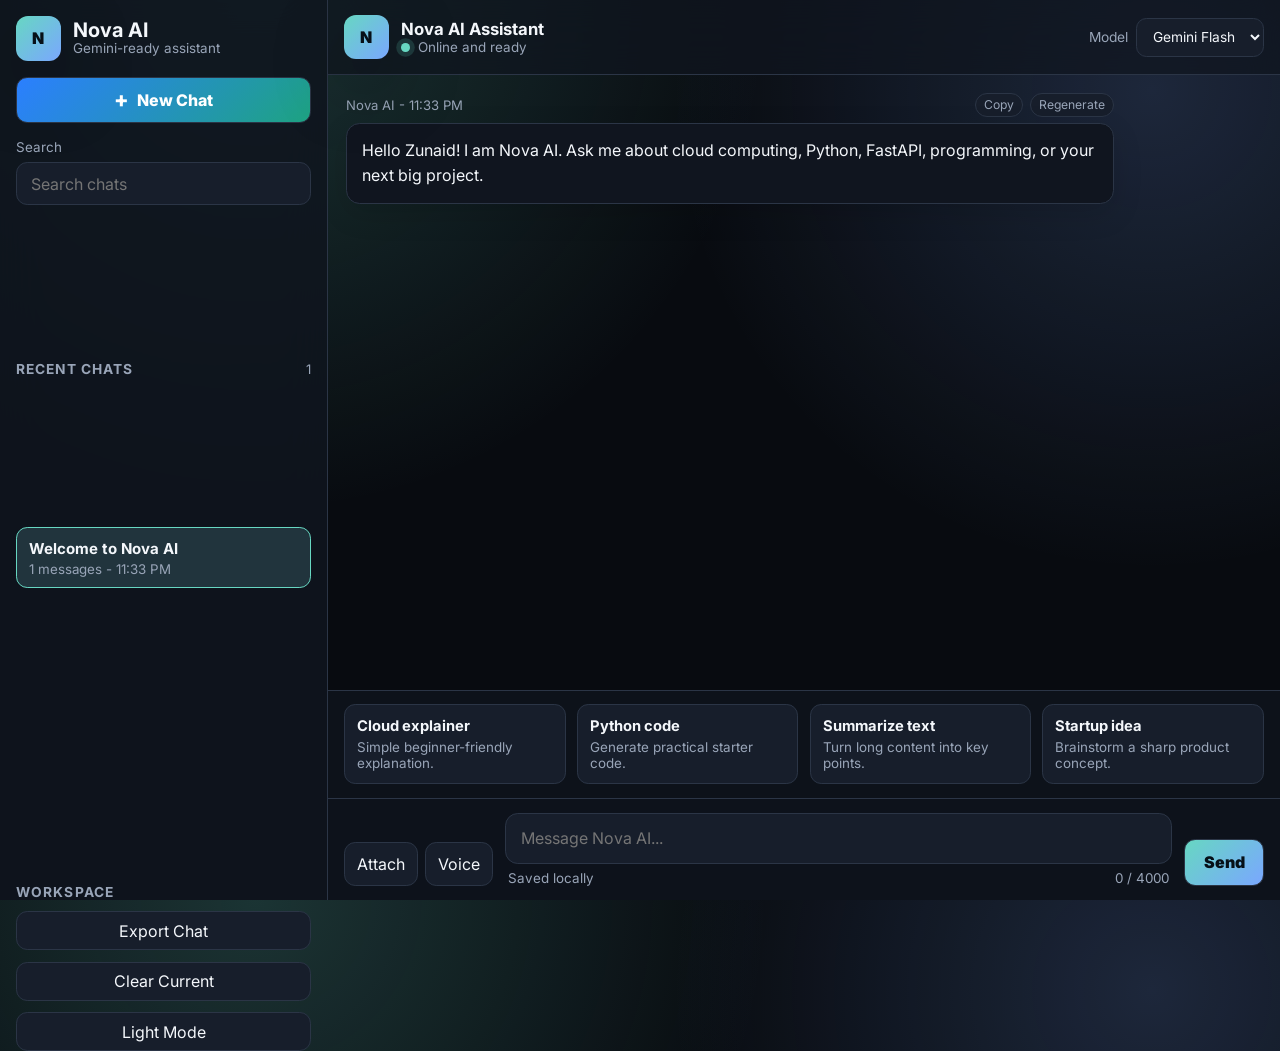
<file: index.html>
<!doctype html>
<html lang="en">
<head>
  <meta charset="UTF-8">
  <meta name="viewport" content="width=device-width, initial-scale=1.0">
  <title>Nova AI</title>
  <link rel="preconnect" href="https://fonts.googleapis.com">
  <link rel="preconnect" href="https://fonts.gstatic.com" crossorigin>
  <link href="https://fonts.googleapis.com/css2?family=Inter:wght@300;400;500;600;700;800&display=swap" rel="stylesheet">
  <link rel="stylesheet" href="style.css">
</head>
<body>
  <div class="app">
    <aside class="sidebar" id="sidebar">
      <div class="brand">
        <div class="brand-mark">N</div>
        <div>
          <h1>Nova AI</h1>
          <p>Gemini-ready assistant</p>
        </div>
      </div>

      <button class="primary-action" id="newChatBtn" type="button">
        <span>+</span>
        New Chat
      </button>

      <label class="search-box" for="searchChats">
        <span>Search</span>
        <input id="searchChats" type="search" placeholder="Search chats">
      </label>

      <section class="sidebar-section">
        <div class="section-title">
          <h2>Recent Chats</h2>
          <span id="chatCount">0</span>
        </div>
        <div class="history-list" id="historyList"></div>
      </section>

      <section class="sidebar-section compact">
        <div class="section-title">
          <h2>Workspace</h2>
        </div>
        <button class="ghost-btn" id="exportBtn" type="button">Export Chat</button>
        <button class="ghost-btn" id="clearBtn" type="button">Clear Current</button>
        <button class="ghost-btn" id="themeBtn" type="button">Light Mode</button>
      </section>
    </aside>

    <main class="main">
      <header class="topbar">
        <button class="icon-btn menu-btn" id="menuBtn" type="button" aria-label="Toggle sidebar">
          <span></span>
          <span></span>
          <span></span>
        </button>

        <div class="assistant-profile">
          <div class="assistant-avatar">N</div>
          <div>
            <h2>Nova AI Assistant</h2>
            <p><span class="status-dot"></span> Online and ready</p>
          </div>
        </div>

        <div class="model-picker">
          <label for="modelSelect">Model</label>
          <select id="modelSelect">
            <option>Gemini Flash</option>
            <option>Gemini Pro</option>
            <option>Nova Local</option>
          </select>
        </div>
      </header>

      <section class="chat-shell">
        <div class="chat-box" id="chatBox" aria-live="polite"></div>

        <div class="prompt-panel" id="promptPanel">
          <button class="prompt-card" type="button" data-prompt="Explain cloud computing with a simple real-life example.">
            <strong>Cloud explainer</strong>
            <span>Simple beginner-friendly explanation.</span>
          </button>
          <button class="prompt-card" type="button" data-prompt="Write clean Python code for a calculator with comments.">
            <strong>Python code</strong>
            <span>Generate practical starter code.</span>
          </button>
          <button class="prompt-card" type="button" data-prompt="Summarize this text into bullet points: ">
            <strong>Summarize text</strong>
            <span>Turn long content into key points.</span>
          </button>
          <button class="prompt-card" type="button" data-prompt="Generate a unique AI startup idea with target users and revenue model.">
            <strong>Startup idea</strong>
            <span>Brainstorm a sharp product concept.</span>
          </button>
        </div>
      </section>

      <footer class="composer">
        <div class="composer-tools">
          <button class="tool-btn" id="attachBtn" type="button" title="Attach file">Attach</button>
          <button class="tool-btn" id="voiceBtn" type="button" title="Voice input">Voice</button>
        </div>

        <div class="input-wrap">
          <textarea id="messageInput" rows="1" placeholder="Message Nova AI..." maxlength="4000"></textarea>
          <div class="input-meta">
            <span id="draftStatus">Saved locally</span>
            <span id="charCount">0 / 4000</span>
          </div>
        </div>

        <button class="send-btn" id="sendBtn" type="button" aria-label="Send message">Send</button>
      </footer>
    </main>
  </div>

  <div class="toast" id="toast"></div>
  <input class="hidden-file" id="fileInput" type="file" multiple>

  <script src="script.js"></script>
</body>
</html>
</file>
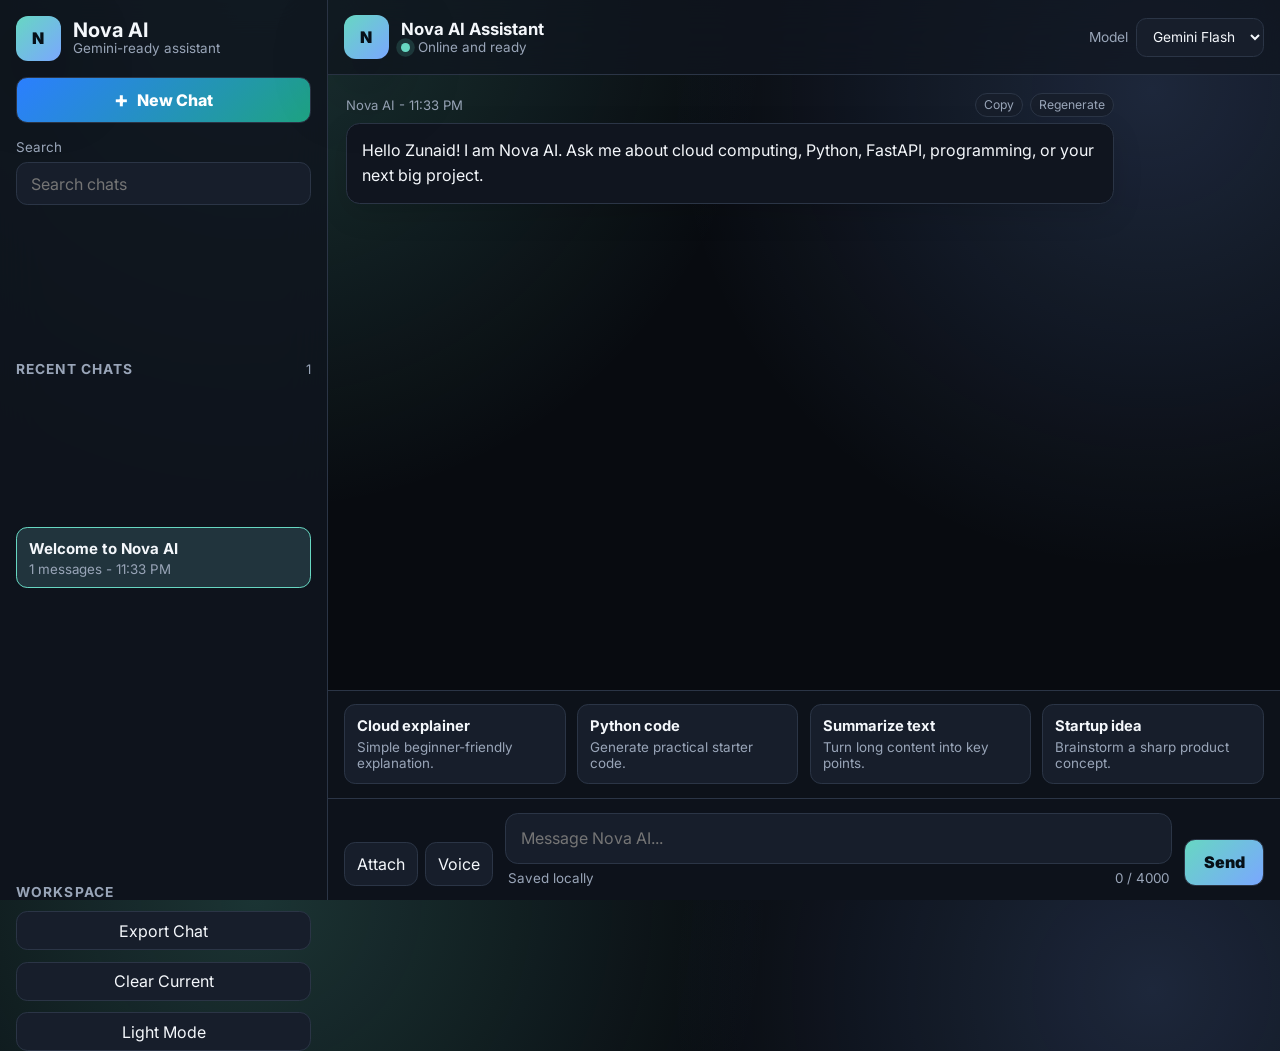
<file: frontend/index.html>
<!doctype html>
<html lang="en">
<head>
  <meta charset="UTF-8">
  <meta name="viewport" content="width=device-width, initial-scale=1.0">
  <title>Nova AI</title>
  <link rel="preconnect" href="https://fonts.googleapis.com">
  <link rel="preconnect" href="https://fonts.gstatic.com" crossorigin>
  <link href="https://fonts.googleapis.com/css2?family=Inter:wght@300;400;500;600;700;800&display=swap" rel="stylesheet">
  <link rel="stylesheet" href="style.css">
</head>
<body>
  <div class="app">
    <aside class="sidebar" id="sidebar">
      <div class="brand">
        <div class="brand-mark">N</div>
        <div>
          <h1>Nova AI</h1>
          <p>Gemini-ready assistant</p>
        </div>
      </div>

      <button class="primary-action" id="newChatBtn" type="button">
        <span>+</span>
        New Chat
      </button>

      <label class="search-box" for="searchChats">
        <span>Search</span>
        <input id="searchChats" type="search" placeholder="Search chats">
      </label>

      <section class="sidebar-section">
        <div class="section-title">
          <h2>Recent Chats</h2>
          <span id="chatCount">0</span>
        </div>
        <div class="history-list" id="historyList"></div>
      </section>

      <section class="sidebar-section compact">
        <div class="section-title">
          <h2>Workspace</h2>
        </div>
        <button class="ghost-btn" id="exportBtn" type="button">Export Chat</button>
        <button class="ghost-btn" id="clearBtn" type="button">Clear Current</button>
        <button class="ghost-btn" id="themeBtn" type="button">Light Mode</button>
      </section>
    </aside>

    <main class="main">
      <header class="topbar">
        <button class="icon-btn menu-btn" id="menuBtn" type="button" aria-label="Toggle sidebar">
          <span></span>
          <span></span>
          <span></span>
        </button>

        <div class="assistant-profile">
          <div class="assistant-avatar">N</div>
          <div>
            <h2>Nova AI Assistant</h2>
            <p><span class="status-dot"></span> Online and ready</p>
          </div>
        </div>

        <div class="model-picker">
          <label for="modelSelect">Model</label>
          <select id="modelSelect">
            <option>Gemini Flash</option>
            <option>Gemini Pro</option>
            <option>Nova Local</option>
          </select>
        </div>
      </header>

      <section class="chat-shell">
        <div class="chat-box" id="chatBox" aria-live="polite"></div>

        <div class="prompt-panel" id="promptPanel">
          <button class="prompt-card" type="button" data-prompt="Explain cloud computing with a simple real-life example.">
            <strong>Cloud explainer</strong>
            <span>Simple beginner-friendly explanation.</span>
          </button>
          <button class="prompt-card" type="button" data-prompt="Write clean Python code for a calculator with comments.">
            <strong>Python code</strong>
            <span>Generate practical starter code.</span>
          </button>
          <button class="prompt-card" type="button" data-prompt="Summarize this text into bullet points: ">
            <strong>Summarize text</strong>
            <span>Turn long content into key points.</span>
          </button>
          <button class="prompt-card" type="button" data-prompt="Generate a unique AI startup idea with target users and revenue model.">
            <strong>Startup idea</strong>
            <span>Brainstorm a sharp product concept.</span>
          </button>
        </div>
      </section>

      <footer class="composer">
        <div class="composer-tools">
          <button class="tool-btn" id="attachBtn" type="button" title="Attach file">Attach</button>
          <button class="tool-btn" id="voiceBtn" type="button" title="Voice input">Voice</button>
        </div>

        <div class="input-wrap">
          <textarea id="messageInput" rows="1" placeholder="Message Nova AI..." maxlength="4000"></textarea>
          <div class="input-meta">
            <span id="draftStatus">Saved locally</span>
            <span id="charCount">0 / 4000</span>
          </div>
        </div>

        <button class="send-btn" id="sendBtn" type="button" aria-label="Send message">Send</button>
      </footer>
    </main>
  </div>

  <div class="toast" id="toast"></div>
  <input class="hidden-file" id="fileInput" type="file" multiple>

  <script src="script.js"></script>
</body>
</html>
</file>
<file: style.css>
:root {
  color-scheme: dark;
  --bg: #080b10;
  --surface: #10151f;
  --surface-2: #171e2b;
  --surface-3: #202939;
  --text: #f4f7fb;
  --muted: #99a5b8;
  --line: #2b3546;
  --accent: #67d7c2;
  --accent-2: #7aa7ff;
  --danger: #ff6b75;
  --shadow: 0 24px 70px rgba(0, 0, 0, 0.34);
  font-family: Inter, system-ui, -apple-system, BlinkMacSystemFont, "Segoe UI", sans-serif;
}

body.light {
  color-scheme: light;
  --bg: #f4f7fb;
  --surface: #ffffff;
  --surface-2: #eef3f8;
  --surface-3: #e3ebf5;
  --text: #111827;
  --muted: #64748b;
  --line: #d8e1ed;
  --shadow: 0 24px 70px rgba(32, 41, 57, 0.12);
}

* {
  box-sizing: border-box;
}

body {
  margin: 0;
  min-height: 100vh;
  background:
    radial-gradient(circle at 20% 0%, rgba(103, 215, 194, 0.2), transparent 32rem),
    radial-gradient(circle at 90% 10%, rgba(122, 167, 255, 0.18), transparent 30rem),
    var(--bg);
  color: var(--text);
}

button,
input,
textarea,
select {
  font: inherit;
}

button {
  color: inherit;
}

.app {
  min-height: 100vh;
  display: grid;
  grid-template-columns: 20.5rem minmax(0, 1fr);
}

.sidebar {
  min-height: 100vh;
  border-right: 1px solid var(--line);
  background: color-mix(in srgb, var(--surface) 86%, transparent);
  backdrop-filter: blur(22px);
  padding: 1rem;
  display: flex;
  flex-direction: column;
  gap: 1rem;
}

.brand,
.assistant-profile {
  display: flex;
  align-items: center;
  gap: 0.75rem;
}

.brand-mark,
.assistant-avatar {
  width: 2.8rem;
  height: 2.8rem;
  border-radius: 0.75rem;
  display: grid;
  place-items: center;
  font-weight: 900;
  background: linear-gradient(135deg, var(--accent), var(--accent-2));
  color: #071018;
  box-shadow: var(--shadow);
}

h1,
h2,
h3,
p {
  margin: 0;
}

.brand h1 {
  font-size: 1.25rem;
  line-height: 1;
}

.brand p,
.assistant-profile p,
.message-time,
.prompt-card span,
.input-meta,
.search-box span {
  color: var(--muted);
  font-size: 0.84rem;
}

.primary-action,
.ghost-btn,
.tool-btn,
.send-btn,
.prompt-card,
.history-item,
.icon-btn {
  border: 1px solid var(--line);
  border-radius: 0.7rem;
  cursor: pointer;
  transition: transform 0.16s ease, border-color 0.16s ease, background 0.16s ease;
}

.primary-action:hover,
.ghost-btn:hover,
.tool-btn:hover,
.send-btn:hover,
.prompt-card:hover,
.history-item:hover,
.icon-btn:hover {
  transform: translateY(-1px);
  border-color: color-mix(in srgb, var(--accent-2) 60%, var(--line));
}

.primary-action {
  min-height: 2.9rem;
  display: flex;
  align-items: center;
  justify-content: center;
  gap: 0.55rem;
  background: linear-gradient(135deg, #2b7fff, #1ea382);
  color: white;
  font-weight: 800;
}

.primary-action span {
  font-size: 1.35rem;
  line-height: 1;
}

.search-box {
  display: grid;
  gap: 0.45rem;
}

.search-box input,
.model-picker select,
.input-wrap textarea {
  width: 100%;
  border: 1px solid var(--line);
  background: var(--surface-2);
  color: var(--text);
  outline: none;
}

.search-box input {
  min-height: 2.65rem;
  border-radius: 0.7rem;
  padding: 0 0.85rem;
}

.search-box input:focus,
.input-wrap textarea:focus,
.model-picker select:focus {
  border-color: var(--accent-2);
}

.sidebar-section {
  min-height: 0;
  display: grid;
  gap: 0.7rem;
}

.sidebar-section:first-of-type {
  flex: 1;
}

.sidebar-section.compact {
  flex: 0;
}

.section-title {
  display: flex;
  align-items: center;
  justify-content: space-between;
  gap: 0.5rem;
}

.section-title h2 {
  font-size: 0.86rem;
  color: var(--muted);
  text-transform: uppercase;
  letter-spacing: 0.08em;
}

.section-title span {
  color: var(--muted);
  font-size: 0.82rem;
}

.history-list {
  overflow: auto;
  display: grid;
  gap: 0.5rem;
  align-content: start;
}

.history-item {
  min-height: 3.25rem;
  padding: 0.65rem 0.75rem;
  background: var(--surface-2);
  display: grid;
  gap: 0.2rem;
  text-align: left;
}

.history-item.active {
  border-color: var(--accent);
  background: color-mix(in srgb, var(--accent) 12%, var(--surface-2));
}

.history-item strong {
  overflow: hidden;
  white-space: nowrap;
  text-overflow: ellipsis;
  font-size: 0.94rem;
}

.history-item small {
  color: var(--muted);
}

.ghost-btn {
  min-height: 2.45rem;
  background: var(--surface-2);
}

.main {
  min-width: 0;
  min-height: 100vh;
  display: grid;
  grid-template-rows: auto minmax(0, 1fr) auto;
}

.topbar {
  min-height: 4.7rem;
  border-bottom: 1px solid var(--line);
  padding: 0.85rem 1rem;
  display: flex;
  align-items: center;
  justify-content: space-between;
  gap: 1rem;
  background: color-mix(in srgb, var(--surface) 72%, transparent);
  backdrop-filter: blur(18px);
}

.menu-btn {
  display: none;
  width: 2.6rem;
  height: 2.6rem;
  background: var(--surface-2);
  padding: 0.55rem;
}

.menu-btn span {
  display: block;
  height: 2px;
  background: var(--text);
  margin: 0.28rem 0;
}

.assistant-profile h2 {
  font-size: 1.05rem;
}

.status-dot {
  display: inline-block;
  width: 0.55rem;
  height: 0.55rem;
  border-radius: 50%;
  background: var(--accent);
  box-shadow: 0 0 0 0.3rem color-mix(in srgb, var(--accent) 16%, transparent);
  margin-right: 0.28rem;
}

.model-picker {
  display: flex;
  align-items: center;
  gap: 0.5rem;
  color: var(--muted);
  font-size: 0.86rem;
}

.model-picker select {
  min-height: 2.45rem;
  border-radius: 0.65rem;
  padding: 0 0.75rem;
}

.chat-shell {
  min-height: 0;
  display: grid;
  grid-template-rows: minmax(0, 1fr) auto;
}

.chat-box {
  min-height: 0;
  overflow: auto;
  padding: 1.1rem;
  display: flex;
  flex-direction: column;
  gap: 0.9rem;
}

.message {
  width: min(48rem, 100%);
  display: grid;
  gap: 0.4rem;
}

.message.user {
  align-self: flex-end;
}

.message.bot {
  align-self: flex-start;
}

.message-head {
  display: flex;
  align-items: center;
  justify-content: space-between;
  gap: 0.75rem;
  color: var(--muted);
  font-size: 0.82rem;
}

.message-bubble {
  border: 1px solid var(--line);
  border-radius: 0.85rem;
  padding: 0.85rem 0.95rem;
  line-height: 1.6;
  white-space: pre-wrap;
  box-shadow: 0 10px 30px rgba(0, 0, 0, 0.12);
}

.bot .message-bubble {
  background: var(--surface);
}

.user .message-bubble {
  background: linear-gradient(135deg, #2563eb, #0f9f87);
  color: white;
  border-color: transparent;
}

.message-actions {
  display: flex;
  gap: 0.4rem;
}

.mini-btn {
  border: 1px solid var(--line);
  background: var(--surface-2);
  color: var(--muted);
  border-radius: 999px;
  cursor: pointer;
  padding: 0.22rem 0.5rem;
  font-size: 0.76rem;
}

.typing {
  display: flex;
  gap: 0.3rem;
  align-items: center;
}

.typing span {
  width: 0.42rem;
  height: 0.42rem;
  border-radius: 50%;
  background: var(--muted);
  animation: bounce 1s infinite ease-in-out;
}

.typing span:nth-child(2) {
  animation-delay: 0.15s;
}

.typing span:nth-child(3) {
  animation-delay: 0.3s;
}

@keyframes bounce {
  0%, 80%, 100% { transform: translateY(0); opacity: 0.45; }
  40% { transform: translateY(-0.32rem); opacity: 1; }
}

.prompt-panel {
  border-top: 1px solid var(--line);
  padding: 0.85rem 1rem;
  display: grid;
  grid-template-columns: repeat(4, minmax(0, 1fr));
  gap: 0.7rem;
  background: color-mix(in srgb, var(--surface) 68%, transparent);
}

.prompt-card {
  min-height: 5rem;
  padding: 0.75rem;
  text-align: left;
  background: var(--surface-2);
  display: grid;
  gap: 0.25rem;
  align-content: start;
}

.prompt-card strong {
  font-size: 0.92rem;
}

.composer {
  border-top: 1px solid var(--line);
  padding: 0.9rem 1rem;
  display: grid;
  grid-template-columns: auto minmax(0, 1fr) auto;
  gap: 0.75rem;
  align-items: end;
  background: color-mix(in srgb, var(--surface) 78%, transparent);
  backdrop-filter: blur(18px);
}

.composer-tools {
  display: flex;
  gap: 0.45rem;
}

.tool-btn {
  min-height: 2.7rem;
  padding: 0 0.75rem;
  background: var(--surface-2);
}

.input-wrap {
  display: grid;
  gap: 0.35rem;
}

.input-wrap textarea {
  min-height: 2.9rem;
  max-height: 10rem;
  resize: none;
  border-radius: 0.8rem;
  padding: 0.8rem 0.9rem;
  line-height: 1.45;
}

.input-meta {
  display: flex;
  justify-content: space-between;
  gap: 0.75rem;
  padding: 0 0.2rem;
}

.send-btn {
  min-height: 2.9rem;
  padding: 0 1.15rem;
  background: linear-gradient(135deg, var(--accent), var(--accent-2));
  color: #061017;
  font-weight: 900;
}

.send-btn:disabled {
  opacity: 0.5;
  cursor: not-allowed;
}

.toast {
  position: fixed;
  left: 50%;
  bottom: 1rem;
  transform: translate(-50%, 1rem);
  opacity: 0;
  pointer-events: none;
  padding: 0.75rem 1rem;
  border: 1px solid var(--line);
  border-radius: 999px;
  background: var(--surface);
  color: var(--text);
  box-shadow: var(--shadow);
  transition: opacity 0.2s ease, transform 0.2s ease;
}

.toast.show {
  opacity: 1;
  transform: translate(-50%, 0);
}

.hidden-file {
  display: none;
}

@media (max-width: 1050px) {
  .prompt-panel {
    grid-template-columns: repeat(2, minmax(0, 1fr));
  }
}

@media (max-width: 760px) {
  .app {
    grid-template-columns: 1fr;
  }

  .sidebar {
    position: fixed;
    inset: 0 auto 0 0;
    width: min(20rem, 86vw);
    z-index: 5;
    transform: translateX(-105%);
    transition: transform 0.2s ease;
  }

  .sidebar.open {
    transform: translateX(0);
  }

  .menu-btn {
    display: block;
  }

  .topbar {
    align-items: flex-start;
  }

  .model-picker {
    display: none;
  }

  .prompt-panel {
    grid-template-columns: 1fr;
  }

  .composer {
    grid-template-columns: 1fr;
  }

  .composer-tools {
    order: 2;
  }

  .send-btn {
    order: 3;
  }
}
</file>
<file: frontend/style.css>
:root {
  color-scheme: dark;
  --bg: #080b10;
  --surface: #10151f;
  --surface-2: #171e2b;
  --surface-3: #202939;
  --text: #f4f7fb;
  --muted: #99a5b8;
  --line: #2b3546;
  --accent: #67d7c2;
  --accent-2: #7aa7ff;
  --danger: #ff6b75;
  --shadow: 0 24px 70px rgba(0, 0, 0, 0.34);
  font-family: Inter, system-ui, -apple-system, BlinkMacSystemFont, "Segoe UI", sans-serif;
}

body.light {
  color-scheme: light;
  --bg: #f4f7fb;
  --surface: #ffffff;
  --surface-2: #eef3f8;
  --surface-3: #e3ebf5;
  --text: #111827;
  --muted: #64748b;
  --line: #d8e1ed;
  --shadow: 0 24px 70px rgba(32, 41, 57, 0.12);
}

* {
  box-sizing: border-box;
}

body {
  margin: 0;
  min-height: 100vh;
  background:
    radial-gradient(circle at 20% 0%, rgba(103, 215, 194, 0.2), transparent 32rem),
    radial-gradient(circle at 90% 10%, rgba(122, 167, 255, 0.18), transparent 30rem),
    var(--bg);
  color: var(--text);
}

button,
input,
textarea,
select {
  font: inherit;
}

button {
  color: inherit;
}

.app {
  min-height: 100vh;
  display: grid;
  grid-template-columns: 20.5rem minmax(0, 1fr);
}

.sidebar {
  min-height: 100vh;
  border-right: 1px solid var(--line);
  background: color-mix(in srgb, var(--surface) 86%, transparent);
  backdrop-filter: blur(22px);
  padding: 1rem;
  display: flex;
  flex-direction: column;
  gap: 1rem;
}

.brand,
.assistant-profile {
  display: flex;
  align-items: center;
  gap: 0.75rem;
}

.brand-mark,
.assistant-avatar {
  width: 2.8rem;
  height: 2.8rem;
  border-radius: 0.75rem;
  display: grid;
  place-items: center;
  font-weight: 900;
  background: linear-gradient(135deg, var(--accent), var(--accent-2));
  color: #071018;
  box-shadow: var(--shadow);
}

h1,
h2,
h3,
p {
  margin: 0;
}

.brand h1 {
  font-size: 1.25rem;
  line-height: 1;
}

.brand p,
.assistant-profile p,
.message-time,
.prompt-card span,
.input-meta,
.search-box span {
  color: var(--muted);
  font-size: 0.84rem;
}

.primary-action,
.ghost-btn,
.tool-btn,
.send-btn,
.prompt-card,
.history-item,
.icon-btn {
  border: 1px solid var(--line);
  border-radius: 0.7rem;
  cursor: pointer;
  transition: transform 0.16s ease, border-color 0.16s ease, background 0.16s ease;
}

.primary-action:hover,
.ghost-btn:hover,
.tool-btn:hover,
.send-btn:hover,
.prompt-card:hover,
.history-item:hover,
.icon-btn:hover {
  transform: translateY(-1px);
  border-color: color-mix(in srgb, var(--accent-2) 60%, var(--line));
}

.primary-action {
  min-height: 2.9rem;
  display: flex;
  align-items: center;
  justify-content: center;
  gap: 0.55rem;
  background: linear-gradient(135deg, #2b7fff, #1ea382);
  color: white;
  font-weight: 800;
}

.primary-action span {
  font-size: 1.35rem;
  line-height: 1;
}

.search-box {
  display: grid;
  gap: 0.45rem;
}

.search-box input,
.model-picker select,
.input-wrap textarea {
  width: 100%;
  border: 1px solid var(--line);
  background: var(--surface-2);
  color: var(--text);
  outline: none;
}

.search-box input {
  min-height: 2.65rem;
  border-radius: 0.7rem;
  padding: 0 0.85rem;
}

.search-box input:focus,
.input-wrap textarea:focus,
.model-picker select:focus {
  border-color: var(--accent-2);
}

.sidebar-section {
  min-height: 0;
  display: grid;
  gap: 0.7rem;
}

.sidebar-section:first-of-type {
  flex: 1;
}

.sidebar-section.compact {
  flex: 0;
}

.section-title {
  display: flex;
  align-items: center;
  justify-content: space-between;
  gap: 0.5rem;
}

.section-title h2 {
  font-size: 0.86rem;
  color: var(--muted);
  text-transform: uppercase;
  letter-spacing: 0.08em;
}

.section-title span {
  color: var(--muted);
  font-size: 0.82rem;
}

.history-list {
  overflow: auto;
  display: grid;
  gap: 0.5rem;
  align-content: start;
}

.history-item {
  min-height: 3.25rem;
  padding: 0.65rem 0.75rem;
  background: var(--surface-2);
  display: grid;
  gap: 0.2rem;
  text-align: left;
}

.history-item.active {
  border-color: var(--accent);
  background: color-mix(in srgb, var(--accent) 12%, var(--surface-2));
}

.history-item strong {
  overflow: hidden;
  white-space: nowrap;
  text-overflow: ellipsis;
  font-size: 0.94rem;
}

.history-item small {
  color: var(--muted);
}

.ghost-btn {
  min-height: 2.45rem;
  background: var(--surface-2);
}

.main {
  min-width: 0;
  min-height: 100vh;
  display: grid;
  grid-template-rows: auto minmax(0, 1fr) auto;
}

.topbar {
  min-height: 4.7rem;
  border-bottom: 1px solid var(--line);
  padding: 0.85rem 1rem;
  display: flex;
  align-items: center;
  justify-content: space-between;
  gap: 1rem;
  background: color-mix(in srgb, var(--surface) 72%, transparent);
  backdrop-filter: blur(18px);
}

.menu-btn {
  display: none;
  width: 2.6rem;
  height: 2.6rem;
  background: var(--surface-2);
  padding: 0.55rem;
}

.menu-btn span {
  display: block;
  height: 2px;
  background: var(--text);
  margin: 0.28rem 0;
}

.assistant-profile h2 {
  font-size: 1.05rem;
}

.status-dot {
  display: inline-block;
  width: 0.55rem;
  height: 0.55rem;
  border-radius: 50%;
  background: var(--accent);
  box-shadow: 0 0 0 0.3rem color-mix(in srgb, var(--accent) 16%, transparent);
  margin-right: 0.28rem;
}

.model-picker {
  display: flex;
  align-items: center;
  gap: 0.5rem;
  color: var(--muted);
  font-size: 0.86rem;
}

.model-picker select {
  min-height: 2.45rem;
  border-radius: 0.65rem;
  padding: 0 0.75rem;
}

.chat-shell {
  min-height: 0;
  display: grid;
  grid-template-rows: minmax(0, 1fr) auto;
}

.chat-box {
  min-height: 0;
  overflow: auto;
  padding: 1.1rem;
  display: flex;
  flex-direction: column;
  gap: 0.9rem;
}

.message {
  width: min(48rem, 100%);
  display: grid;
  gap: 0.4rem;
}

.message.user {
  align-self: flex-end;
}

.message.bot {
  align-self: flex-start;
}

.message-head {
  display: flex;
  align-items: center;
  justify-content: space-between;
  gap: 0.75rem;
  color: var(--muted);
  font-size: 0.82rem;
}

.message-bubble {
  border: 1px solid var(--line);
  border-radius: 0.85rem;
  padding: 0.85rem 0.95rem;
  line-height: 1.6;
  white-space: pre-wrap;
  box-shadow: 0 10px 30px rgba(0, 0, 0, 0.12);
}

.bot .message-bubble {
  background: var(--surface);
}

.user .message-bubble {
  background: linear-gradient(135deg, #2563eb, #0f9f87);
  color: white;
  border-color: transparent;
}

.message-actions {
  display: flex;
  gap: 0.4rem;
}

.mini-btn {
  border: 1px solid var(--line);
  background: var(--surface-2);
  color: var(--muted);
  border-radius: 999px;
  cursor: pointer;
  padding: 0.22rem 0.5rem;
  font-size: 0.76rem;
}

.typing {
  display: flex;
  gap: 0.3rem;
  align-items: center;
}

.typing span {
  width: 0.42rem;
  height: 0.42rem;
  border-radius: 50%;
  background: var(--muted);
  animation: bounce 1s infinite ease-in-out;
}

.typing span:nth-child(2) {
  animation-delay: 0.15s;
}

.typing span:nth-child(3) {
  animation-delay: 0.3s;
}

@keyframes bounce {
  0%, 80%, 100% { transform: translateY(0); opacity: 0.45; }
  40% { transform: translateY(-0.32rem); opacity: 1; }
}

.prompt-panel {
  border-top: 1px solid var(--line);
  padding: 0.85rem 1rem;
  display: grid;
  grid-template-columns: repeat(4, minmax(0, 1fr));
  gap: 0.7rem;
  background: color-mix(in srgb, var(--surface) 68%, transparent);
}

.prompt-card {
  min-height: 5rem;
  padding: 0.75rem;
  text-align: left;
  background: var(--surface-2);
  display: grid;
  gap: 0.25rem;
  align-content: start;
}

.prompt-card strong {
  font-size: 0.92rem;
}

.composer {
  border-top: 1px solid var(--line);
  padding: 0.9rem 1rem;
  display: grid;
  grid-template-columns: auto minmax(0, 1fr) auto;
  gap: 0.75rem;
  align-items: end;
  background: color-mix(in srgb, var(--surface) 78%, transparent);
  backdrop-filter: blur(18px);
}

.composer-tools {
  display: flex;
  gap: 0.45rem;
}

.tool-btn {
  min-height: 2.7rem;
  padding: 0 0.75rem;
  background: var(--surface-2);
}

.input-wrap {
  display: grid;
  gap: 0.35rem;
}

.input-wrap textarea {
  min-height: 2.9rem;
  max-height: 10rem;
  resize: none;
  border-radius: 0.8rem;
  padding: 0.8rem 0.9rem;
  line-height: 1.45;
}

.input-meta {
  display: flex;
  justify-content: space-between;
  gap: 0.75rem;
  padding: 0 0.2rem;
}

.send-btn {
  min-height: 2.9rem;
  padding: 0 1.15rem;
  background: linear-gradient(135deg, var(--accent), var(--accent-2));
  color: #061017;
  font-weight: 900;
}

.send-btn:disabled {
  opacity: 0.5;
  cursor: not-allowed;
}

.toast {
  position: fixed;
  left: 50%;
  bottom: 1rem;
  transform: translate(-50%, 1rem);
  opacity: 0;
  pointer-events: none;
  padding: 0.75rem 1rem;
  border: 1px solid var(--line);
  border-radius: 999px;
  background: var(--surface);
  color: var(--text);
  box-shadow: var(--shadow);
  transition: opacity 0.2s ease, transform 0.2s ease;
}

.toast.show {
  opacity: 1;
  transform: translate(-50%, 0);
}

.hidden-file {
  display: none;
}

@media (max-width: 1050px) {
  .prompt-panel {
    grid-template-columns: repeat(2, minmax(0, 1fr));
  }
}

@media (max-width: 760px) {
  .app {
    grid-template-columns: 1fr;
  }

  .sidebar {
    position: fixed;
    inset: 0 auto 0 0;
    width: min(20rem, 86vw);
    z-index: 5;
    transform: translateX(-105%);
    transition: transform 0.2s ease;
  }

  .sidebar.open {
    transform: translateX(0);
  }

  .menu-btn {
    display: block;
  }

  .topbar {
    align-items: flex-start;
  }

  .model-picker {
    display: none;
  }

  .prompt-panel {
    grid-template-columns: 1fr;
  }

  .composer {
    grid-template-columns: 1fr;
  }

  .composer-tools {
    order: 2;
  }

  .send-btn {
    order: 3;
  }
}
</file>
